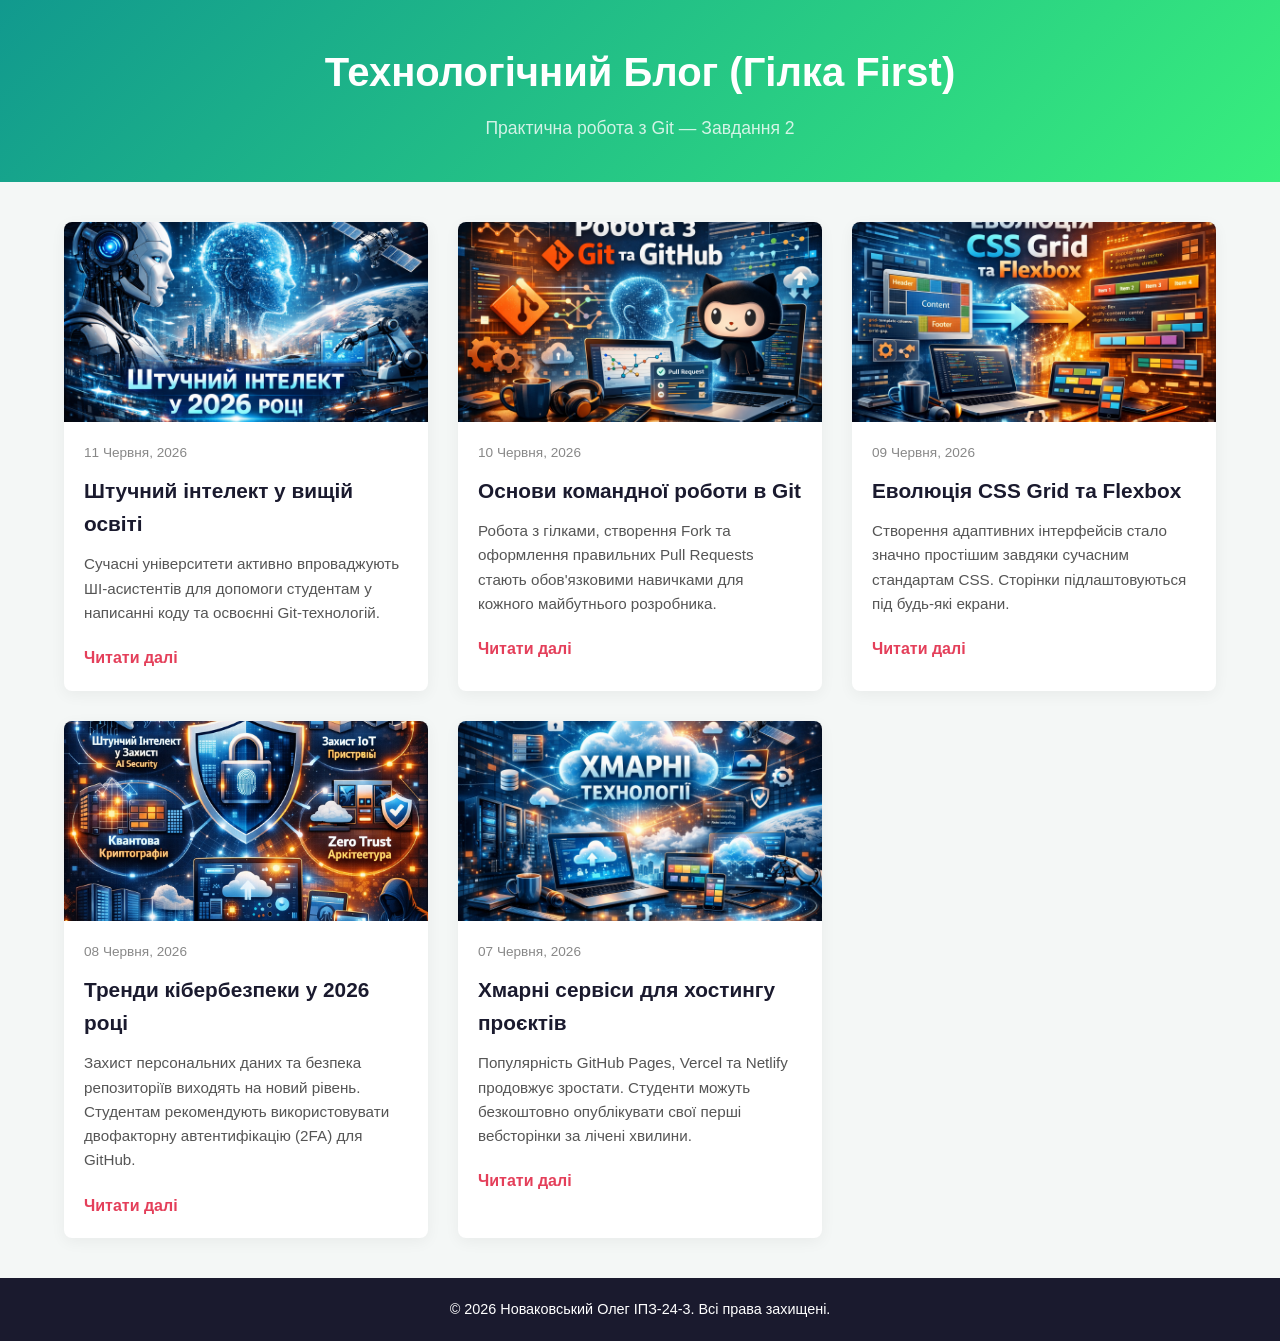
<file: ipz243_nod/index.html>
<!DOCTYPE html>
<html lang="uk">
<head>
    <meta charset="UTF-8">
    <meta name="viewport" content="width=device-width, initial-scale=1.0">
    <title>Супер Новини — Гілка Second</title>
    <link rel="stylesheet" href="style.css">
</head>
<body>

<header class="header">
    <div class="container">
        <h1>Технологічний Блог (Гілка First)</h1>
        <p>Практична робота з Git — Завдання 2</p>
    </div>
</header>

<main class="container">
    <section class="news-grid">

        <article class="news-card">
            <div class="news-image">
                <img src="images/news1.png" alt="Штучний інтелект у вищій освіті">
            </div>
            <div class="news-content">
                <span class="news-date">11 Червня, 2026</span>
                <h2 class="news-title">Штучний інтелект у вищій освіті</h2>
                <p class="news-text">Сучасні університети активно впроваджують ШІ-асистентів для допомоги студентам у написанні коду та освоєнні Git-технологій.</p>
                <a href="#" class="news-link">Читати далі</a>
            </div>
        </article>

        <article class="news-card">
            <div class="news-image">
                <img src="images/news2.png" alt="Робота з Git та GitHub">
            </div>
            <div class="news-content">
                <span class="news-date">10 Червня, 2026</span>
                <h2 class="news-title">Основи командної роботи в Git</h2>
                <p class="news-text">Робота з гілками, створення Fork та оформлення правильних Pull Requests стають обов'язковими навичками для кожного майбутнього розробника.</p>
                <a href="#" class="news-link">Читати далі</a>
            </div>
        </article>

        <article class="news-card">
            <div class="news-image">
                <img src="images/news3.png" alt="Веб-технології">
            </div>
            <div class="news-content">
                <span class="news-date">09 Червня, 2026</span>
                <h2 class="news-title">Еволюція CSS Grid та Flexbox</h2>
                <p class="news-text">Створення адаптивних інтерфейсів стало значно простішим завдяки сучасним стандартам CSS. Сторінки підлаштовуються під будь-які екрани.</p>
                <a href="#" class="news-link">Читати далі</a>
            </div>
        </article>

        <article class="news-card">
            <div class="news-image">
                <img src="images/news4.png" alt="Кібербезпека">
            </div>
            <div class="news-content">
                <span class="news-date">08 Червня, 2026</span>
                <h2 class="news-title">Тренди кібербезпеки у 2026 році</h2>
                <p class="news-text">Захист персональних даних та безпека репозиторіїв виходять на новий рівень. Студентам рекомендують використовувати двофакторну автентифікацію (2FA) для GitHub.</p>
                <a href="#" class="news-link">Читати далі</a>
            </div>
        </article>

        <article class="news-card">
            <div class="news-image">
                <img src="images/news5.png" alt="Хмарні технології">
            </div>
            <div class="news-content">
                <span class="news-date">07 Червня, 2026</span>
                <h2 class="news-title">Хмарні сервіси для хостингу проєктів</h2>
                <p class="news-text">Популярність GitHub Pages, Vercel та Netlify продовжує зростати. Студенти можуть безкоштовно опублікувати свої перші вебсторінки за лічені хвилини.</p>
                <a href="#" class="news-link">Читати далі</a>
            </div>
        </article>

    </section>
</main>

<footer class="footer">
    <div class="container">
        <p>&copy; 2026 Новаковський Олег ІПЗ-24-3. Всі права захищені.</p>
    </div>
</footer>

</body>
</html>
</file>
<file: ipz243_nod/style.css>
* {
    margin: 0;
    padding: 0;
    box-sizing: border-box;
}

body {
    font-family: 'Segoe UI', Tahoma, Geneva, Verdana, sans-serif;
    line-height: 1.6;
    background-color: #f4f7f6;
    color: #333;
}

.container {
    width: 90%;
    max-width: 1200px;
    margin: 0 auto;
}

.header {
    background: linear-gradient(135deg, #11998e, #38ef7d);
    color: #fff;
    padding: 40px 0;
    text-align: center;
    margin-bottom: 40px;
}

.header h1 {
    font-size: 2.5rem;
    margin-bottom: 10px;
}

.header p {
    font-size: 1.1rem;
    opacity: 0.8;
}

.news-grid {
    display: grid;
    grid-template-columns: repeat(auto-fit, minmax(300px, 1fr));
    gap: 30px;
    margin-bottom: 40px;
}

.news-card {
    background-color: #fff;
    border-radius: 8px;
    overflow: hidden;
    box-shadow: 0 4px 15px rgba(0, 0, 0, 0.05);
    transition: transform 0.3s ease, box-shadow 0.3s ease;
}

.news-card:hover {
    transform: translateY(-5px);
    box-shadow: 0 8px 25px rgba(0, 0, 0, 0.15);
    cursor: pointer;
}

.news-image {
    height: 200px;
    background-color: #ddd;
}

.news-image img {
    width: 100%;
    height: 100%;
    object-fit: cover;
}

.news-content {
    padding: 20px;
}

.news-date {
    font-size: 0.85rem;
    color: #888;
    display: block;
    margin-bottom: 10px;
}

.news-title {
    font-size: 1.3rem;
    color: #1a1a2e;
    margin-bottom: 12px;
}

.news-text {
    font-size: 0.95rem;
    color: #555;
    margin-bottom: 20px;
}

.news-link {
    display: inline-block;
    color: #e43f5a;
    text-decoration: none;
    font-weight: bold;
    transition: color 0.2s ease;
}

.news-link:hover {
    color: #1f4068;
}

.footer {
    background-color: #1a1a2e;
    color: #fff;
    text-align: center;
    padding: 20px 0;
    margin-top: auto;
    font-size: 0.9rem;
}
</file>
